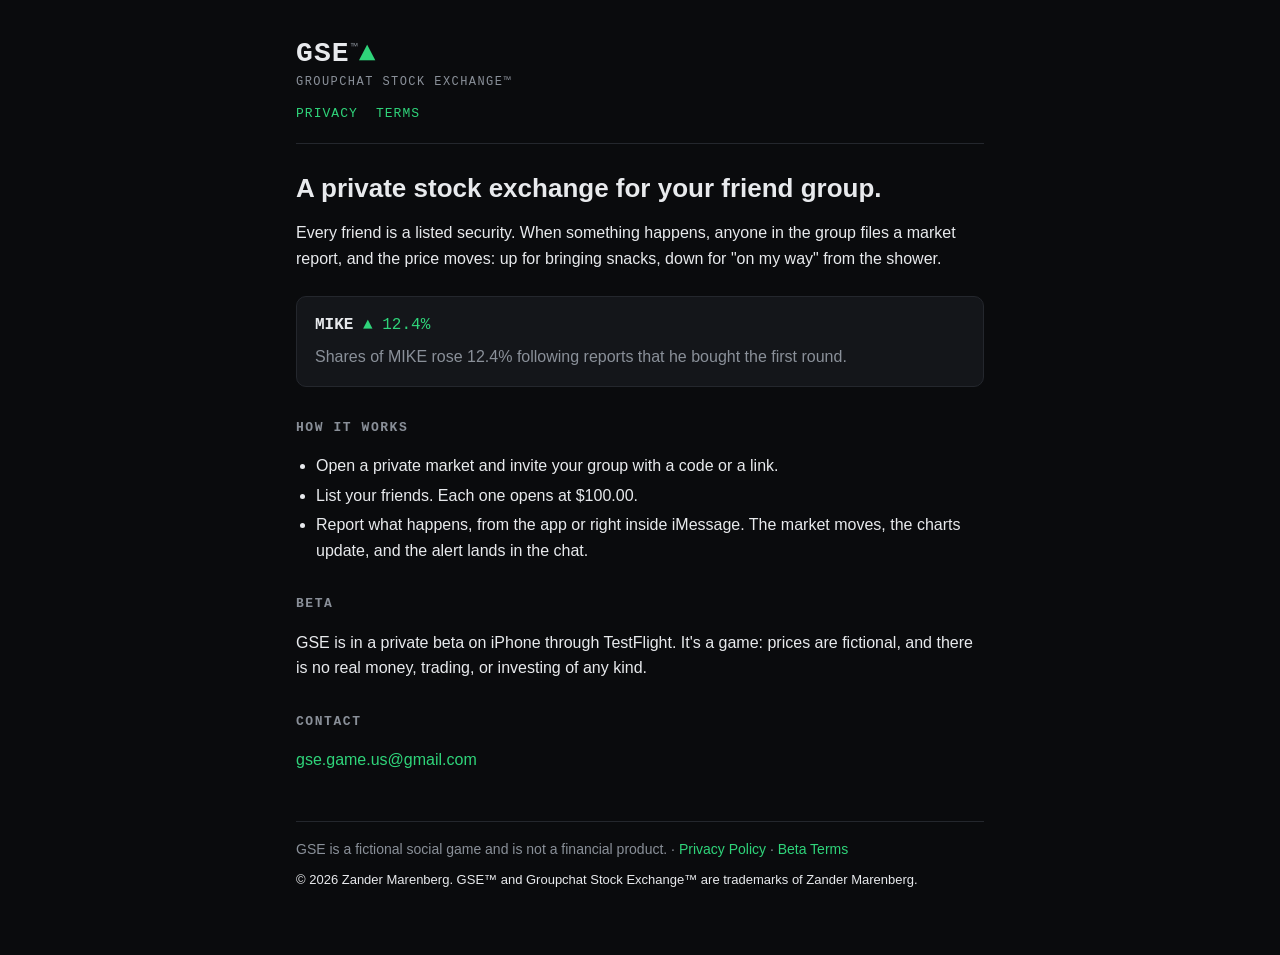
<file: index.html>
<!doctype html>
<html lang="en">
<head>
  <meta charset="utf-8">
  <meta name="viewport" content="width=device-width, initial-scale=1">
  <title>GSE™ — Groupchat Stock Exchange™</title>
  <meta name="description" content="A private stock exchange for your friend group. Every friend is a listed security, and their price moves on what the group reports.">
  <link rel="stylesheet" href="style.css">
</head>
<body>
<main>
  <header>
    <p class="mark">GSE<sup class="tm">™</sup><span>▲</span></p>
    <p class="tag">Groupchat Stock Exchange™</p>
    <nav><a href="privacy">Privacy</a><a href="terms">Terms</a></nav>
  </header>

  <h1>A private stock exchange for your friend group.</h1>
  <p>Every friend is a listed security. When something happens, anyone in the group files a market report, and the price moves: up for bringing snacks, down for "on my way" from the shower.</p>

  <div class="quote">
    <span class="headline">MIKE</span> <span class="up">▲ 12.4%</span>
    <p>Shares of MIKE rose 12.4% following reports that he bought the first round.</p>
  </div>

  <h2>How it works</h2>
  <ul>
    <li>Open a private market and invite your group with a code or a link.</li>
    <li>List your friends. Each one opens at $100.00.</li>
    <li>Report what happens, from the app or right inside iMessage. The market moves, the charts update, and the alert lands in the chat.</li>
  </ul>

  <h2>Beta</h2>
  <p>GSE is in a private beta on iPhone through TestFlight. It's a game: prices are fictional, and there is no real money, trading, or investing of any kind.</p>

  <h2>Contact</h2>
  <p><a href="mailto:gse.game.us@gmail.com">gse.game.us@gmail.com</a></p>

  <footer>GSE is a fictional social game and is not a financial product. · <a href="privacy">Privacy Policy</a> · <a href="terms">Beta Terms</a><p class="legal">© 2026 Zander Marenberg. GSE™ and Groupchat Stock Exchange™ are trademarks of Zander Marenberg.</p></footer>
</main>
</body>
</html>
</file>
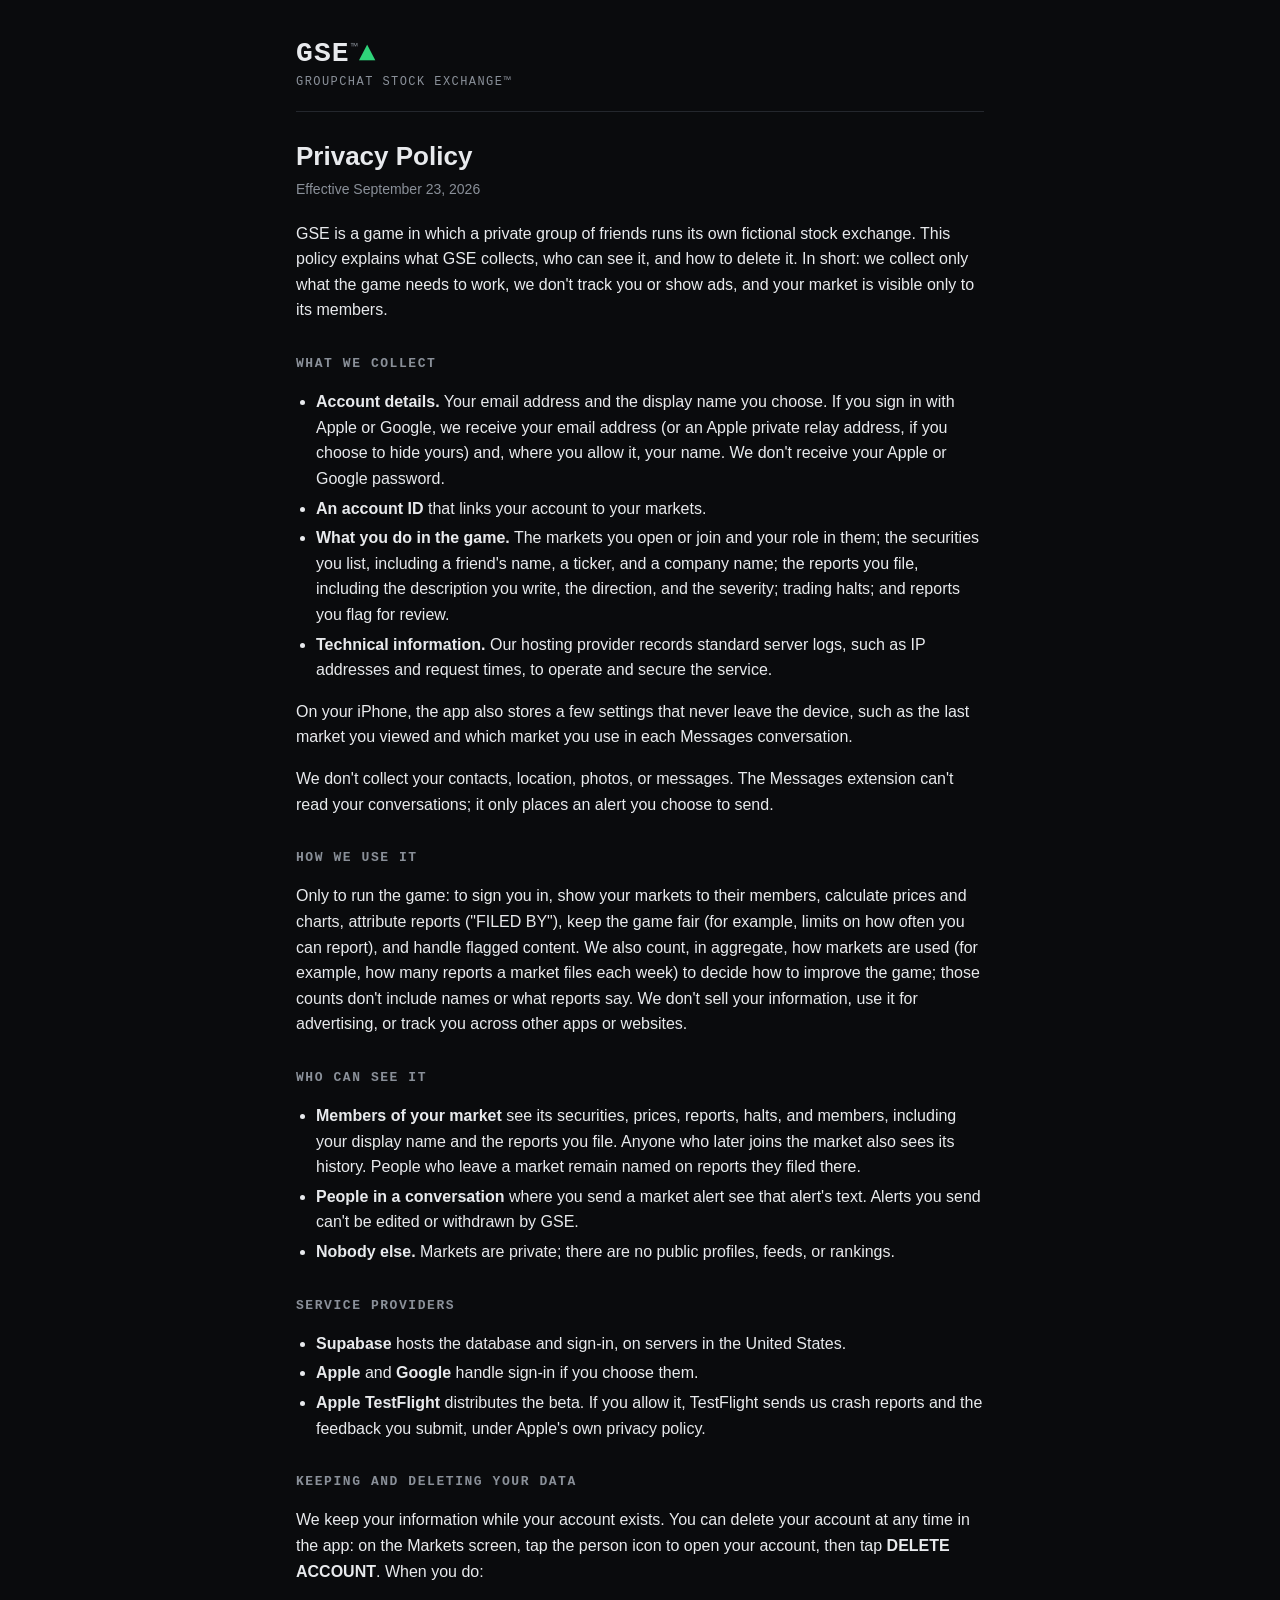
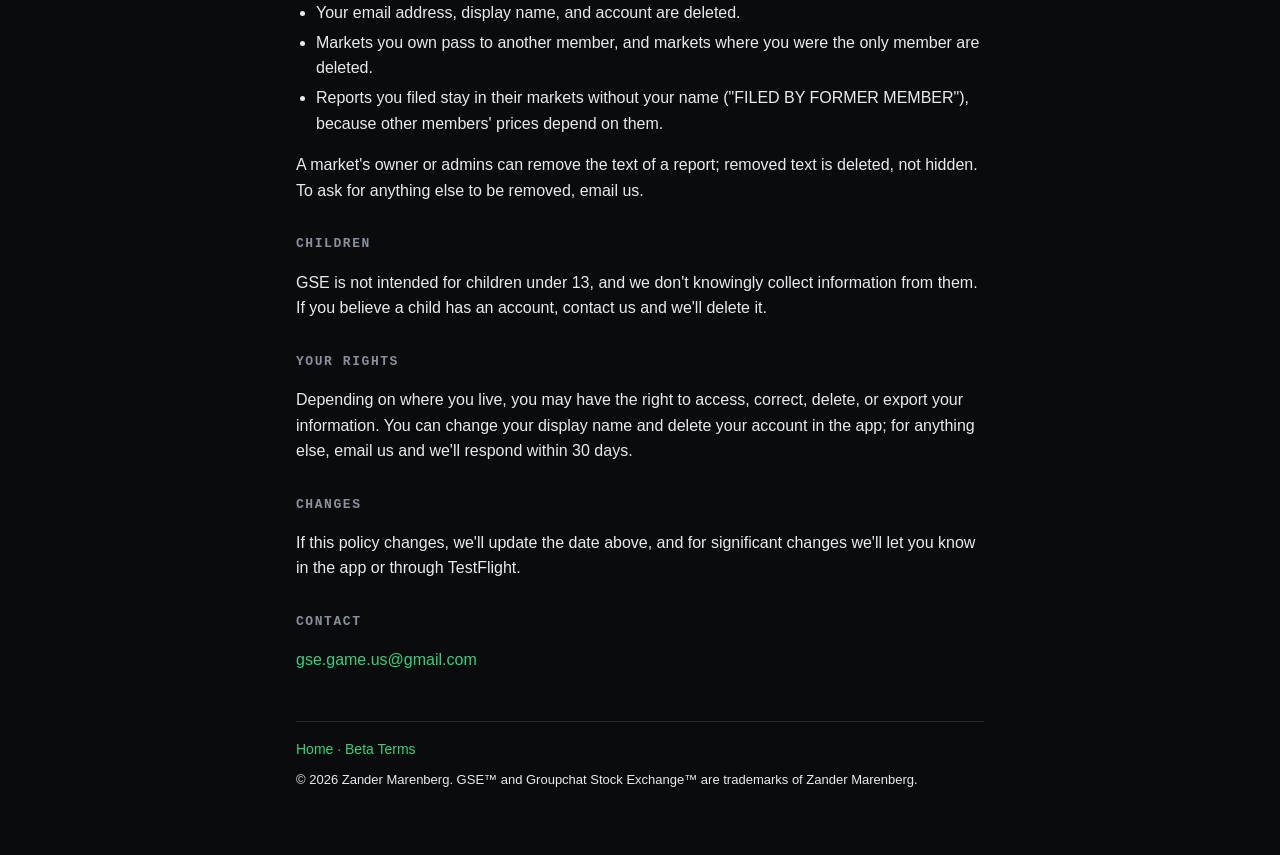
<file: privacy.html>
<!doctype html>
<html lang="en">
<head>
  <meta charset="utf-8">
  <meta name="viewport" content="width=device-width, initial-scale=1">
  <title>GSE Privacy Policy</title>
  <link rel="stylesheet" href="style.css">
</head>
<body>
<main>
  <header>
    <p class="mark"><a href="./" style="color:inherit">GSE<sup class="tm">™</sup><span>▲</span></a></p>
    <p class="tag">Groupchat Stock Exchange™</p>
  </header>

  <h1>Privacy Policy</h1>
  <p class="updated">Effective September 23, 2026</p>

  <p>GSE is a game in which a private group of friends runs its own fictional stock exchange. This policy explains what GSE collects, who can see it, and how to delete it. In short: we collect only what the game needs to work, we don't track you or show ads, and your market is visible only to its members.</p>

  <h2>What we collect</h2>
  <ul>
    <li><strong>Account details.</strong> Your email address and the display name you choose. If you sign in with Apple or Google, we receive your email address (or an Apple private relay address, if you choose to hide yours) and, where you allow it, your name. We don't receive your Apple or Google password.</li>
    <li><strong>An account ID</strong> that links your account to your markets.</li>
    <li><strong>What you do in the game.</strong> The markets you open or join and your role in them; the securities you list, including a friend's name, a ticker, and a company name; the reports you file, including the description you write, the direction, and the severity; trading halts; and reports you flag for review.</li>
    <li><strong>Technical information.</strong> Our hosting provider records standard server logs, such as IP addresses and request times, to operate and secure the service.</li>
  </ul>
  <p>On your iPhone, the app also stores a few settings that never leave the device, such as the last market you viewed and which market you use in each Messages conversation.</p>
  <p>We don't collect your contacts, location, photos, or messages. The Messages extension can't read your conversations; it only places an alert you choose to send.</p>

  <h2>How we use it</h2>
  <p>Only to run the game: to sign you in, show your markets to their members, calculate prices and charts, attribute reports ("FILED BY"), keep the game fair (for example, limits on how often you can report), and handle flagged content. We also count, in aggregate, how markets are used (for example, how many reports a market files each week) to decide how to improve the game; those counts don't include names or what reports say. We don't sell your information, use it for advertising, or track you across other apps or websites.</p>

  <h2>Who can see it</h2>
  <ul>
    <li><strong>Members of your market</strong> see its securities, prices, reports, halts, and members, including your display name and the reports you file. Anyone who later joins the market also sees its history. People who leave a market remain named on reports they filed there.</li>
    <li><strong>People in a conversation</strong> where you send a market alert see that alert's text. Alerts you send can't be edited or withdrawn by GSE.</li>
    <li><strong>Nobody else.</strong> Markets are private; there are no public profiles, feeds, or rankings.</li>
  </ul>

  <h2>Service providers</h2>
  <ul>
    <li><strong>Supabase</strong> hosts the database and sign-in, on servers in the United States.</li>
    <li><strong>Apple</strong> and <strong>Google</strong> handle sign-in if you choose them.</li>
    <li><strong>Apple TestFlight</strong> distributes the beta. If you allow it, TestFlight sends us crash reports and the feedback you submit, under Apple's own privacy policy.</li>
  </ul>

  <h2>Keeping and deleting your data</h2>
  <p>We keep your information while your account exists. You can delete your account at any time in the app: on the Markets screen, tap the person icon to open your account, then tap <strong>DELETE ACCOUNT</strong>. When you do:</p>
  <ul>
    <li>Your email address, display name, and account are deleted.</li>
    <li>Markets you own pass to another member, and markets where you were the only member are deleted.</li>
    <li>Reports you filed stay in their markets without your name ("FILED BY FORMER MEMBER"), because other members' prices depend on them.</li>
  </ul>
  <p>A market's owner or admins can remove the text of a report; removed text is deleted, not hidden. To ask for anything else to be removed, email us.</p>

  <h2>Children</h2>
  <p>GSE is not intended for children under 13, and we don't knowingly collect information from them. If you believe a child has an account, contact us and we'll delete it.</p>

  <h2>Your rights</h2>
  <p>Depending on where you live, you may have the right to access, correct, delete, or export your information. You can change your display name and delete your account in the app; for anything else, email us and we'll respond within 30 days.</p>

  <h2>Changes</h2>
  <p>If this policy changes, we'll update the date above, and for significant changes we'll let you know in the app or through TestFlight.</p>

  <h2>Contact</h2>
  <p><a href="mailto:gse.game.us@gmail.com">gse.game.us@gmail.com</a></p>

  <footer><a href="./">Home</a> · <a href="terms">Beta Terms</a><p class="legal">© 2026 Zander Marenberg. GSE™ and Groupchat Stock Exchange™ are trademarks of Zander Marenberg.</p></footer>
</main>
</body>
</html>
</file>
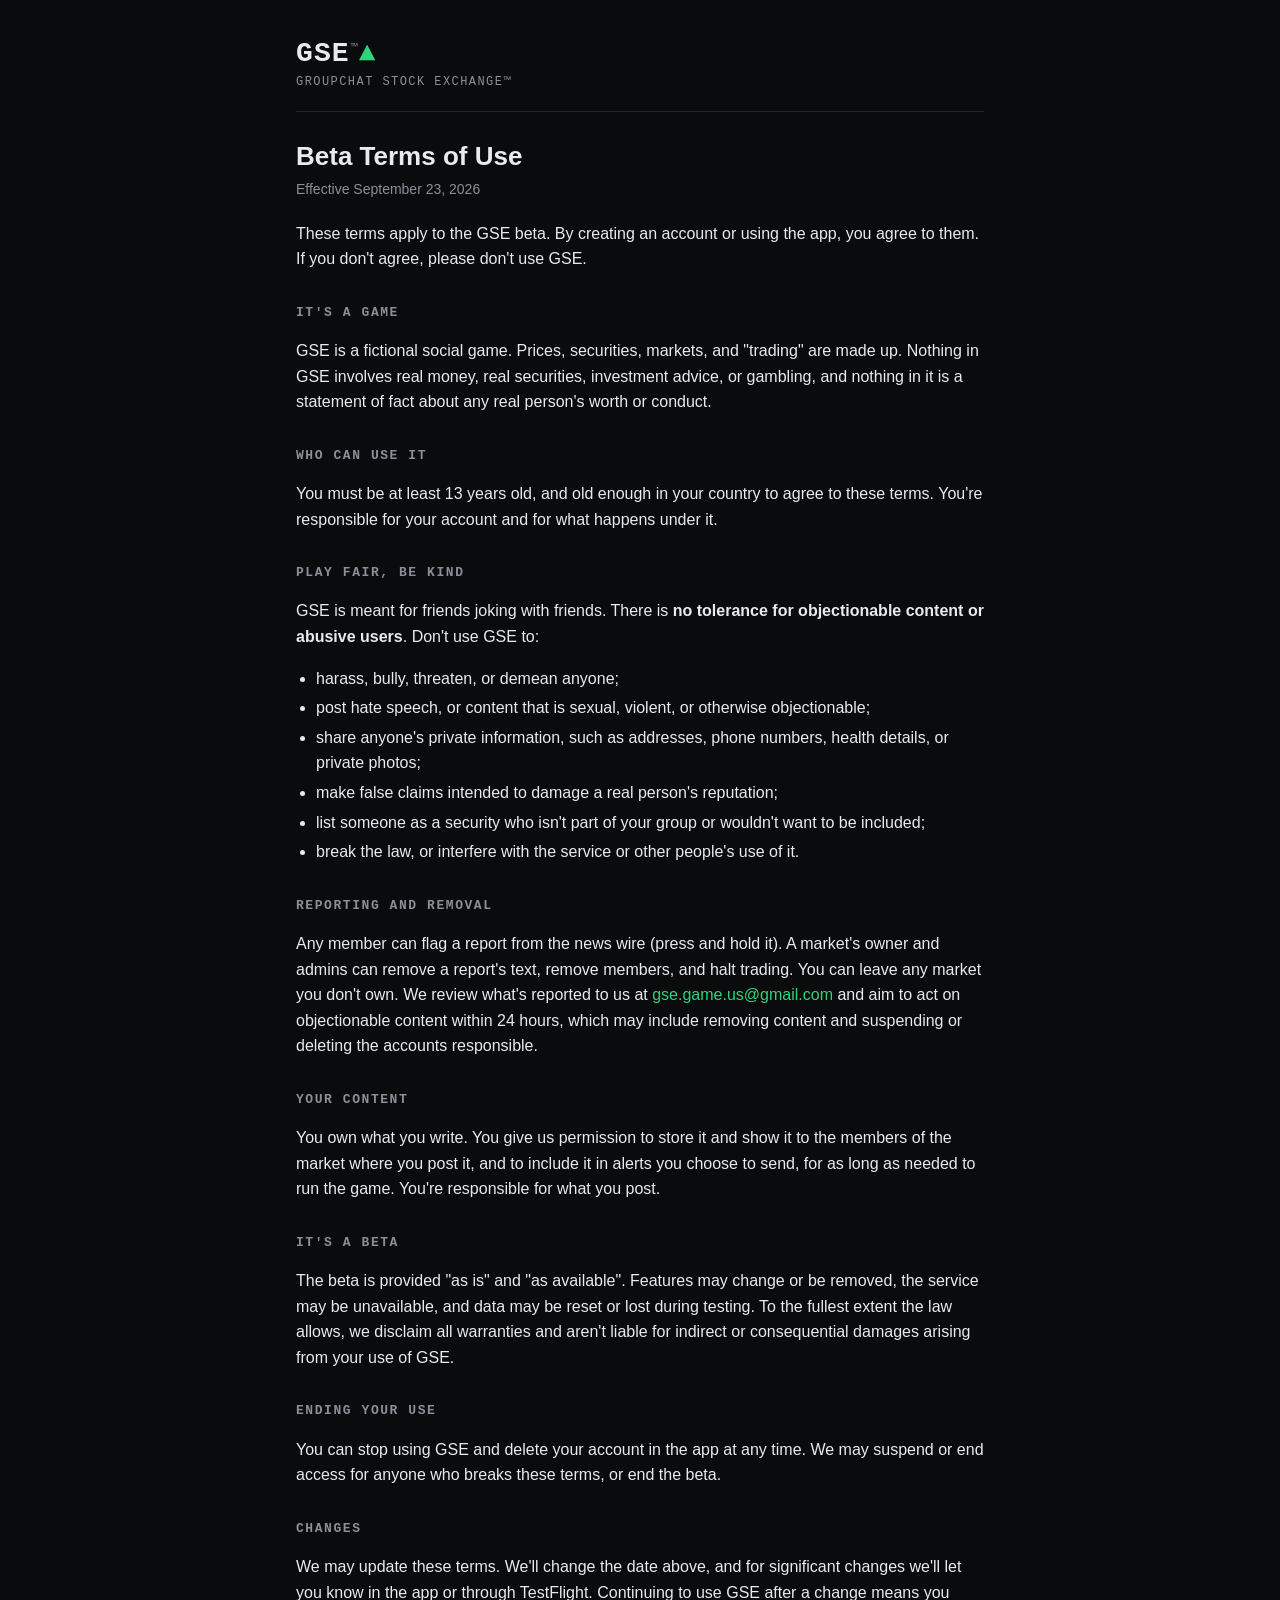
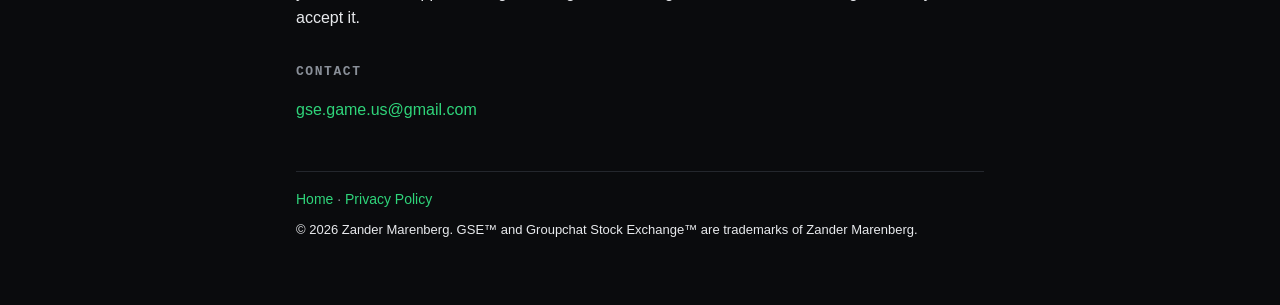
<file: terms.html>
<!doctype html>
<html lang="en">
<head>
  <meta charset="utf-8">
  <meta name="viewport" content="width=device-width, initial-scale=1">
  <title>GSE Beta Terms</title>
  <link rel="stylesheet" href="style.css">
</head>
<body>
<main>
  <header>
    <p class="mark"><a href="./" style="color:inherit">GSE<sup class="tm">™</sup><span>▲</span></a></p>
    <p class="tag">Groupchat Stock Exchange™</p>
  </header>

  <h1>Beta Terms of Use</h1>
  <p class="updated">Effective September 23, 2026</p>

  <p>These terms apply to the GSE beta. By creating an account or using the app, you agree to them. If you don't agree, please don't use GSE.</p>

  <h2>It's a game</h2>
  <p>GSE is a fictional social game. Prices, securities, markets, and "trading" are made up. Nothing in GSE involves real money, real securities, investment advice, or gambling, and nothing in it is a statement of fact about any real person's worth or conduct.</p>

  <h2>Who can use it</h2>
  <p>You must be at least 13 years old, and old enough in your country to agree to these terms. You're responsible for your account and for what happens under it.</p>

  <h2>Play fair, be kind</h2>
  <p>GSE is meant for friends joking with friends. There is <strong>no tolerance for objectionable content or abusive users</strong>. Don't use GSE to:</p>
  <ul>
    <li>harass, bully, threaten, or demean anyone;</li>
    <li>post hate speech, or content that is sexual, violent, or otherwise objectionable;</li>
    <li>share anyone's private information, such as addresses, phone numbers, health details, or private photos;</li>
    <li>make false claims intended to damage a real person's reputation;</li>
    <li>list someone as a security who isn't part of your group or wouldn't want to be included;</li>
    <li>break the law, or interfere with the service or other people's use of it.</li>
  </ul>

  <h2>Reporting and removal</h2>
  <p>Any member can flag a report from the news wire (press and hold it). A market's owner and admins can remove a report's text, remove members, and halt trading. You can leave any market you don't own. We review what's reported to us at <a href="mailto:gse.game.us@gmail.com">gse.game.us@gmail.com</a> and aim to act on objectionable content within 24 hours, which may include removing content and suspending or deleting the accounts responsible.</p>

  <h2>Your content</h2>
  <p>You own what you write. You give us permission to store it and show it to the members of the market where you post it, and to include it in alerts you choose to send, for as long as needed to run the game. You're responsible for what you post.</p>

  <h2>It's a beta</h2>
  <p>The beta is provided "as is" and "as available". Features may change or be removed, the service may be unavailable, and data may be reset or lost during testing. To the fullest extent the law allows, we disclaim all warranties and aren't liable for indirect or consequential damages arising from your use of GSE.</p>

  <h2>Ending your use</h2>
  <p>You can stop using GSE and delete your account in the app at any time. We may suspend or end access for anyone who breaks these terms, or end the beta.</p>

  <h2>Changes</h2>
  <p>We may update these terms. We'll change the date above, and for significant changes we'll let you know in the app or through TestFlight. Continuing to use GSE after a change means you accept it.</p>

  <h2>Contact</h2>
  <p><a href="mailto:gse.game.us@gmail.com">gse.game.us@gmail.com</a></p>

  <footer><a href="./">Home</a> · <a href="privacy">Privacy Policy</a><p class="legal">© 2026 Zander Marenberg. GSE™ and Groupchat Stock Exchange™ are trademarks of Zander Marenberg.</p></footer>
</main>
</body>
</html>
</file>
<file: style.css>
:root {
  --bg: #0A0B0D;
  --surface: #14161A;
  --line: #24272D;
  --text: #E8EAED;
  --muted: #8A9099;
  --gain: #2FD47A;
}
* { box-sizing: border-box; }
html { -webkit-text-size-adjust: 100%; }
body {
  margin: 0;
  background: var(--bg);
  color: var(--text);
  font: 16px/1.6 -apple-system, BlinkMacSystemFont, "Helvetica Neue", Arial, sans-serif;
}
main { max-width: 720px; margin: 0 auto; padding: 40px 16px 64px; }
header { border-bottom: 1px solid var(--line); padding-bottom: 20px; margin-bottom: 28px; }
.mark { font: 700 28px/1 ui-monospace, "SF Mono", Menlo, monospace; letter-spacing: 0.04em; margin: 0; }
.mark span { color: var(--gain); }
.tag { font: 12px/1.4 ui-monospace, "SF Mono", Menlo, monospace; letter-spacing: 0.12em; color: var(--muted); text-transform: uppercase; margin: 6px 0 0; }
nav { margin-top: 14px; font: 13px/1.4 ui-monospace, "SF Mono", Menlo, monospace; letter-spacing: 0.08em; text-transform: uppercase; }
nav a { margin-right: 18px; }
h1 { font-size: 26px; line-height: 1.25; margin: 0 0 6px; }
h2 { font: 600 13px/1.4 ui-monospace, "SF Mono", Menlo, monospace; letter-spacing: 0.12em; text-transform: uppercase; color: var(--muted); margin: 32px 0 8px; }
p, li { color: var(--text); }
ul { padding-left: 20px; }
li { margin: 4px 0; }
a { color: var(--gain); text-decoration: none; }
a:hover { text-decoration: underline; }
.updated { color: var(--muted); font-size: 14px; margin: 0 0 20px; }
.quote { background: var(--surface); border: 1px solid var(--line); border-radius: 10px; padding: 16px 18px; font-family: ui-monospace, "SF Mono", Menlo, monospace; margin: 24px 0; }
.quote .up { color: var(--gain); }
.quote .headline { font-weight: 700; }
.quote p { margin: 6px 0 0; color: var(--muted); font-family: -apple-system, BlinkMacSystemFont, "Helvetica Neue", Arial, sans-serif; }
footer { border-top: 1px solid var(--line); margin-top: 48px; padding-top: 16px; color: var(--muted); font-size: 14px; }
.mark .tm { font-size: 0.4em; font-weight: 500; vertical-align: super; margin-left: 1px; color: var(--muted); }
.legal { margin: 10px 0 0; font-size: 13px; }
</file>
